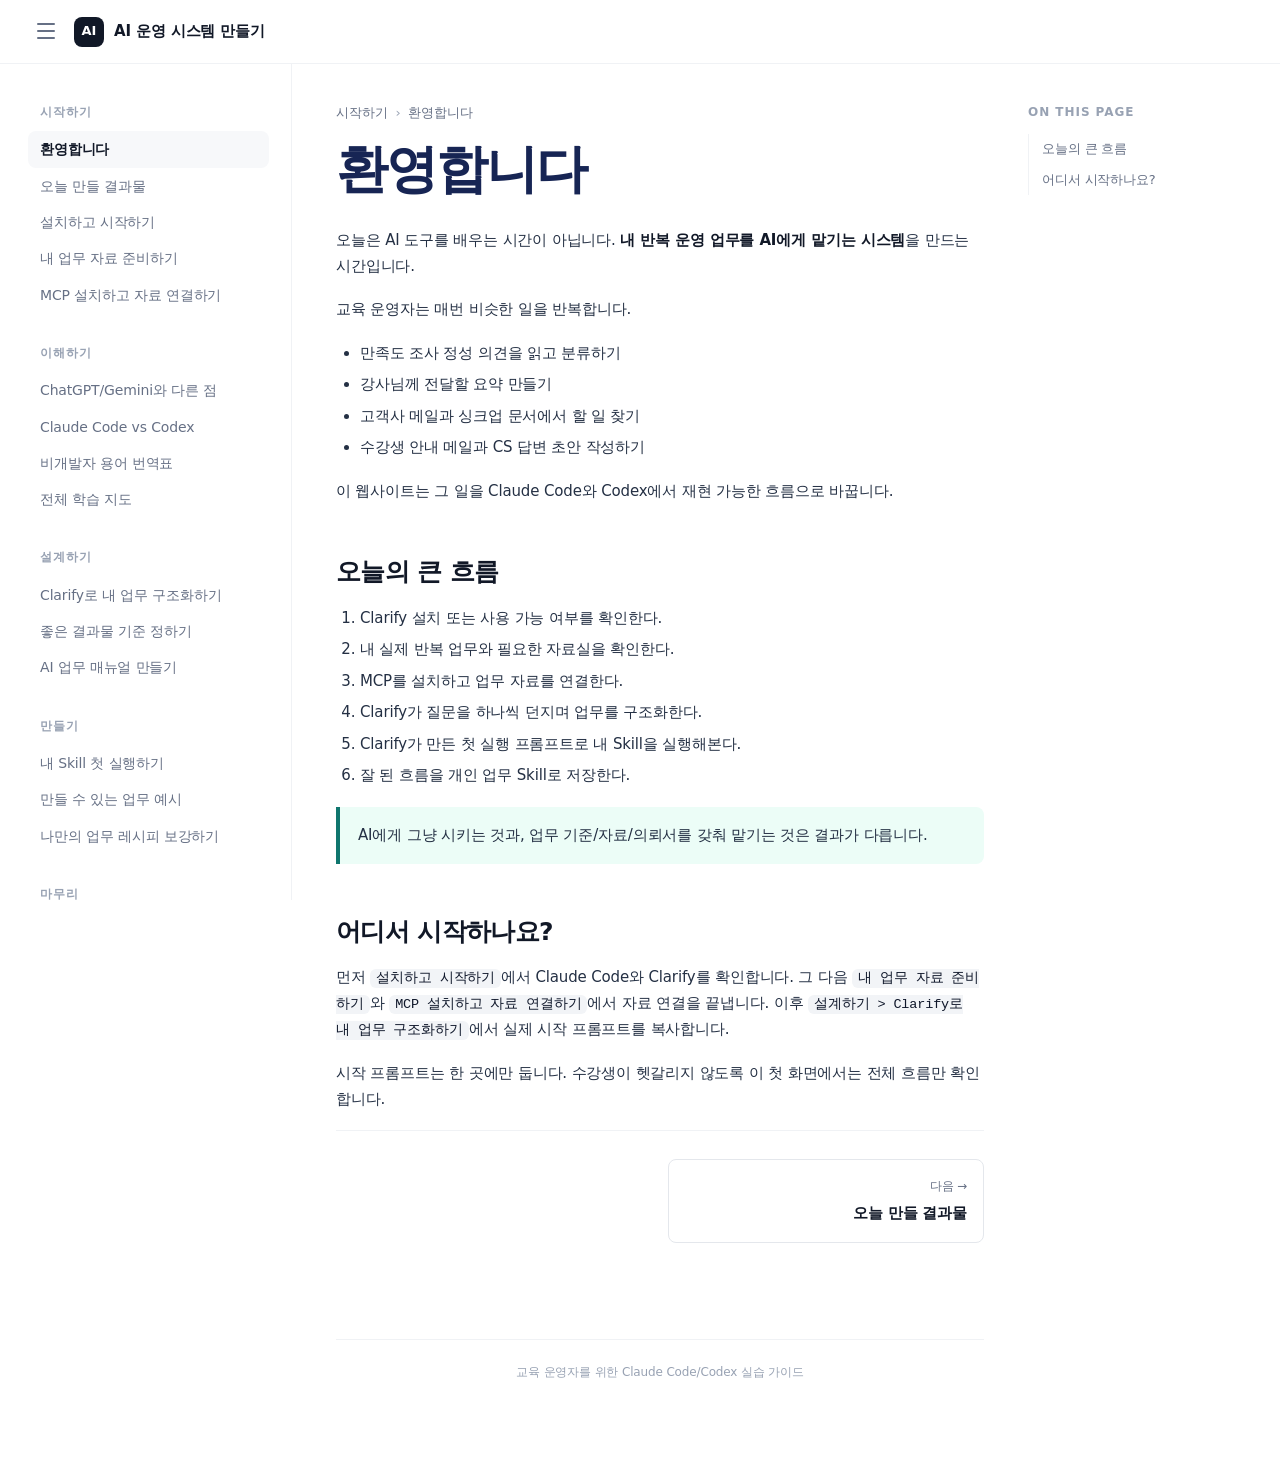
<file: index.html>
<!doctype html>
<html lang="ko">
<head>
  <meta charset="utf-8">
  <meta name="viewport" content="width=device-width, initial-scale=1">
  <title>AI 운영 시스템 만들기</title>
  <script>
    if (localStorage.getItem("edu_ops_sidebar_collapsed") === "1") {
      document.documentElement.classList.add("sidebar-collapsed");
    }
  </script>
  <link rel="stylesheet" href="styles.css?v=2">
</head>
<body>
  <header class="site-header">
    <div class="header-inner">
      <button class="sidebar-toggle" id="sidebar-toggle" type="button" aria-label="목차 접기/펴기">
        <span></span>
        <span></span>
        <span></span>
      </button>
      <a class="brand" href="#">
        <span class="brand-mark" id="brand-mark">E</span>
        <span id="site-title">AI 운영 시스템 만들기</span>
      </a>
    </div>
  </header>

  <div class="layout">
    <aside class="sidebar" id="sidebar"></aside>
    <main class="main">
      <nav class="breadcrumb" id="breadcrumb" aria-label="breadcrumb"></nav>
      <article id="main-content"></article>
      <footer class="site-footer">
        교육 운영자를 위한 Claude Code/Codex 실습 가이드
      </footer>
    </main>
    <aside class="toc" id="toc-wrap">
      <div class="toc-sticky">
        <div class="toc-title">ON THIS PAGE</div>
        <ul class="toc-list" id="toc-list"></ul>
      </div>
    </aside>
  </div>

  <script src="config.js?v=2"></script>
  <script src="app.js?v=2"></script>
</body>
</html>
</file>
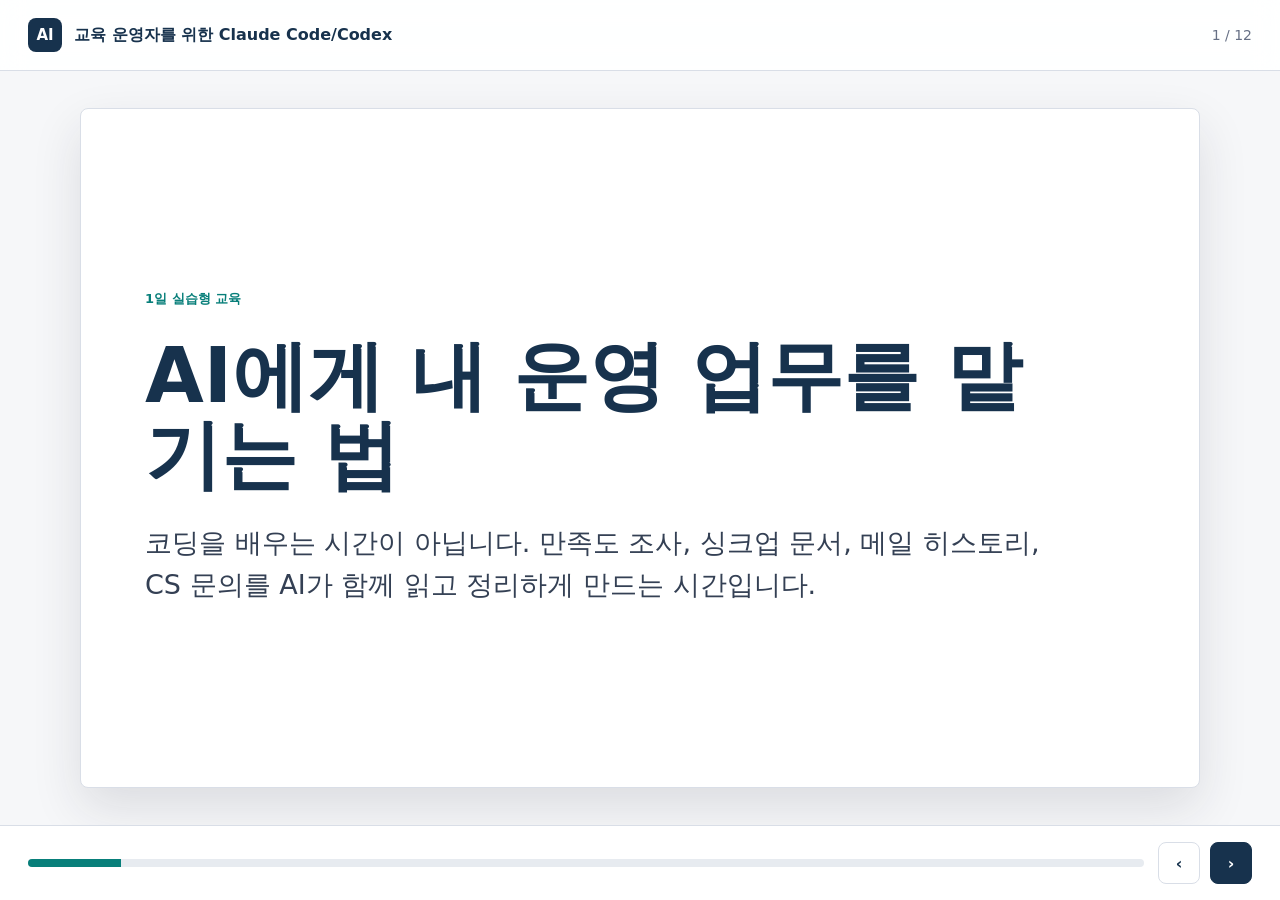
<file: slides/index.html>
<!doctype html>
<html lang="ko">
<head>
  <meta charset="utf-8">
  <meta name="viewport" content="width=device-width, initial-scale=1">
  <title>Claude Code/Codex for Education Operations</title>
  <style>
    :root {
      color-scheme: light;
      --bg: #f6f7f9;
      --panel: #ffffff;
      --text: #1d2430;
      --muted: #667085;
      --line: #d9dee7;
      --navy: #17324d;
      --teal: #087f7a;
      --gold: #b7791f;
      --red: #b42318;
      --blue-soft: #e8f1fb;
      --teal-soft: #e4f7f4;
      --gold-soft: #fff4d9;
      --shadow: 0 20px 50px rgba(29, 36, 48, 0.12);
    }

    * {
      box-sizing: border-box;
    }

    body {
      margin: 0;
      min-height: 100vh;
      background: var(--bg);
      color: var(--text);
      font-family: Inter, "Apple SD Gothic Neo", "Noto Sans KR", system-ui, -apple-system, BlinkMacSystemFont, sans-serif;
      letter-spacing: 0;
    }

    .deck-shell {
      min-height: 100vh;
      display: grid;
      grid-template-rows: auto 1fr auto;
    }

    header {
      display: flex;
      align-items: center;
      justify-content: space-between;
      gap: 24px;
      padding: 18px 28px;
      border-bottom: 1px solid var(--line);
      background: rgba(255, 255, 255, 0.9);
      backdrop-filter: blur(12px);
    }

    .brand {
      display: flex;
      align-items: center;
      gap: 12px;
      min-width: 0;
      font-weight: 800;
      color: var(--navy);
    }

    .brand-mark {
      width: 34px;
      height: 34px;
      display: grid;
      place-items: center;
      border-radius: 8px;
      background: var(--navy);
      color: white;
      font-size: 15px;
      flex: 0 0 auto;
    }

    .brand span:last-child {
      overflow: hidden;
      text-overflow: ellipsis;
      white-space: nowrap;
    }

    .slide-count {
      color: var(--muted);
      font-size: 14px;
      white-space: nowrap;
    }

    main {
      display: grid;
      place-items: center;
      padding: 28px;
    }

    .slide {
      width: min(1120px, 100%);
      min-height: min(680px, calc(100vh - 160px));
      display: none;
      background: var(--panel);
      border: 1px solid var(--line);
      border-radius: 8px;
      box-shadow: var(--shadow);
      padding: clamp(28px, 5vw, 64px);
      overflow: hidden;
    }

    .slide.active {
      display: grid;
      align-content: center;
      gap: 28px;
    }

    .eyebrow {
      color: var(--teal);
      font-weight: 800;
      text-transform: uppercase;
      font-size: 13px;
    }

    h1,
    h2,
    h3,
    p {
      margin: 0;
    }

    h1 {
      max-width: 920px;
      font-size: clamp(42px, 7vw, 76px);
      line-height: 1.04;
      color: var(--navy);
      letter-spacing: 0;
    }

    h2 {
      font-size: clamp(32px, 5vw, 54px);
      line-height: 1.08;
      color: var(--navy);
      letter-spacing: 0;
    }

    h3 {
      font-size: 22px;
      color: var(--navy);
      letter-spacing: 0;
    }

    .lead {
      max-width: 900px;
      font-size: clamp(19px, 2.3vw, 27px);
      line-height: 1.55;
      color: #344054;
    }

    .grid-2,
    .grid-3 {
      display: grid;
      gap: 18px;
    }

    .grid-2 {
      grid-template-columns: repeat(2, minmax(0, 1fr));
    }

    .grid-3 {
      grid-template-columns: repeat(3, minmax(0, 1fr));
    }

    .card {
      border: 1px solid var(--line);
      border-radius: 8px;
      padding: 22px;
      background: #fff;
    }

    .card.teal {
      background: var(--teal-soft);
      border-color: #9bd9d2;
    }

    .card.blue {
      background: var(--blue-soft);
      border-color: #b9d5f1;
    }

    .card.gold {
      background: var(--gold-soft);
      border-color: #ead099;
    }

    .card-title {
      display: flex;
      align-items: center;
      gap: 10px;
      margin-bottom: 12px;
      font-size: 20px;
      font-weight: 800;
      color: var(--navy);
    }

    .badge {
      display: inline-grid;
      place-items: center;
      width: 30px;
      height: 30px;
      border-radius: 8px;
      background: var(--navy);
      color: #fff;
      font-size: 14px;
      font-weight: 900;
      flex: 0 0 auto;
    }

    ul,
    ol {
      margin: 0;
      padding-left: 22px;
      color: #344054;
      line-height: 1.55;
      font-size: 18px;
    }

    li + li {
      margin-top: 8px;
    }

    .workflow {
      display: grid;
      grid-template-columns: repeat(5, minmax(0, 1fr));
      gap: 12px;
      align-items: stretch;
    }

    .step {
      min-height: 146px;
      border: 1px solid var(--line);
      border-radius: 8px;
      padding: 16px;
      background: #fff;
      display: grid;
      align-content: start;
      gap: 10px;
    }

    .step-number {
      width: 30px;
      height: 30px;
      display: grid;
      place-items: center;
      border-radius: 8px;
      background: var(--teal);
      color: white;
      font-weight: 900;
    }

    .step strong {
      color: var(--navy);
      font-size: 18px;
    }

    .step span {
      color: #475467;
      font-size: 15px;
      line-height: 1.45;
    }

    .table {
      display: grid;
      border: 1px solid var(--line);
      border-radius: 8px;
      overflow: hidden;
      background: #fff;
    }

    .row {
      display: grid;
      grid-template-columns: 0.9fr 1.2fr 1.3fr;
    }

    .row > div {
      padding: 16px 18px;
      border-bottom: 1px solid var(--line);
      color: #344054;
      font-size: 17px;
      line-height: 1.45;
    }

    .row > div + div {
      border-left: 1px solid var(--line);
    }

    .row.head > div {
      background: var(--navy);
      color: #fff;
      font-weight: 800;
    }

    .row:last-child > div {
      border-bottom: 0;
    }

    .quote {
      padding: 28px;
      border-left: 7px solid var(--teal);
      background: var(--teal-soft);
      color: var(--navy);
      font-size: clamp(24px, 3vw, 36px);
      line-height: 1.35;
      font-weight: 800;
    }

    .checklist {
      display: grid;
      gap: 12px;
    }

    .check {
      display: grid;
      grid-template-columns: 34px 1fr;
      gap: 12px;
      align-items: start;
      padding: 14px 16px;
      border: 1px solid var(--line);
      border-radius: 8px;
      background: #fff;
      font-size: 18px;
      line-height: 1.45;
      color: #344054;
    }

    .check::before {
      content: "✓";
      width: 28px;
      height: 28px;
      display: grid;
      place-items: center;
      border-radius: 8px;
      background: var(--teal);
      color: white;
      font-weight: 900;
    }

    footer {
      display: flex;
      align-items: center;
      justify-content: space-between;
      gap: 14px;
      padding: 16px 28px;
      border-top: 1px solid var(--line);
      background: #fff;
    }

    .controls {
      display: flex;
      gap: 10px;
    }

    button {
      border: 1px solid var(--line);
      border-radius: 8px;
      background: #fff;
      color: var(--navy);
      min-height: 42px;
      min-width: 42px;
      padding: 0 14px;
      font: inherit;
      font-weight: 800;
      cursor: pointer;
    }

    button.primary {
      background: var(--navy);
      color: #fff;
      border-color: var(--navy);
    }

    .progress {
      flex: 1;
      height: 8px;
      border-radius: 99px;
      background: #e7ebf0;
      overflow: hidden;
    }

    .progress-bar {
      height: 100%;
      width: 0%;
      background: var(--teal);
      transition: width 160ms ease;
    }

    code {
      font-family: "SFMono-Regular", Consolas, monospace;
      background: #eef2f6;
      color: #12324a;
      padding: 2px 6px;
      border-radius: 6px;
      font-size: 0.9em;
    }

    @media (max-width: 860px) {
      header,
      footer {
        padding: 14px 16px;
      }

      main {
        padding: 14px;
      }

      .slide {
        min-height: calc(100vh - 132px);
        padding: 26px;
      }

      .grid-2,
      .grid-3,
      .workflow {
        grid-template-columns: 1fr;
      }

      .row {
        grid-template-columns: 1fr;
      }

      .row > div + div {
        border-left: 0;
      }
    }

    @media print {
      body {
        background: white;
      }

      header,
      footer {
        display: none;
      }

      main {
        display: block;
        padding: 0;
      }

      .slide,
      .slide.active {
        display: grid;
        width: 100%;
        min-height: 100vh;
        border: 0;
        box-shadow: none;
        page-break-after: always;
      }
    }
  </style>
</head>
<body>
  <div class="deck-shell">
    <header>
      <div class="brand">
        <span class="brand-mark">AI</span>
        <span>교육 운영자를 위한 Claude Code/Codex</span>
      </div>
      <div class="slide-count" id="slideCount">1 / 12</div>
    </header>

    <main>
      <section class="slide active">
        <div class="eyebrow">1일 실습형 교육</div>
        <h1>AI에게 내 운영 업무를 맡기는 법</h1>
        <p class="lead">코딩을 배우는 시간이 아닙니다. 만족도 조사, 싱크업 문서, 메일 히스토리, CS 문의를 AI가 함께 읽고 정리하게 만드는 시간입니다.</p>
      </section>

      <section class="slide">
        <div class="eyebrow">핵심 메시지</div>
        <h2>아이디어는 Claude Code, 정해진 업무 처리는 Codex</h2>
        <div class="grid-2">
          <div class="card teal">
            <div class="card-title"><span class="badge">C</span>Claude Code</div>
            <ul>
              <li>서비스 기획, 아이데이션, 사용자 여정 정리</li>
              <li>운영 개선 아이디어와 말투 다듬기</li>
              <li>회의실에서 같이 생각하는 기획 파트너</li>
            </ul>
          </div>
          <div class="card blue">
            <div class="card-title"><span class="badge">X</span>Codex</div>
            <ul>
              <li>이미 명확한 업무 처리와 자동화</li>
              <li>여러 파일을 읽어 정해진 양식으로 정리</li>
              <li>자료 폴더와 결과물을 만드는 제작 담당자</li>
            </ul>
          </div>
        </div>
      </section>

      <section class="slide">
        <div class="eyebrow">ChatGPT/Gemini와 다른 점</div>
        <h2>대화창 AI에서 작업공간 AI로</h2>
        <div class="table">
          <div class="row head">
            <div>구분</div>
            <div>ChatGPT/Gemini</div>
            <div>Claude Code/Codex</div>
          </div>
          <div class="row">
            <div>비유</div>
            <div>질문에 답하는 상담창</div>
            <div>내 폴더를 같이 보는 업무 파트너</div>
          </div>
          <div class="row">
            <div>잘하는 일</div>
            <div>빠른 설명, 초안, 아이디어</div>
            <div>여러 자료 읽기, 정리, 결과물 만들기</div>
          </div>
          <div class="row">
            <div>교육 운영 예시</div>
            <div>메일 문구 하나 고치기</div>
            <div>설문, 메일, 싱크업 문서를 묶어 리포트 만들기</div>
          </div>
        </div>
      </section>

      <section class="slide">
        <div class="eyebrow">AI 업무 매뉴얼</div>
        <h2><code>CLAUDE.md</code>와 <code>AGENTS.md</code>는 반복 설명을 줄이는 문서</h2>
        <div class="grid-2">
          <div class="card">
            <div class="card-title"><span class="badge">1</span>넣을 내용</div>
            <ul>
              <li>만족도 의견 분류 기준</li>
              <li>운영진 의견의 말투</li>
              <li>개인정보 제거 원칙</li>
              <li>메일 초안 검토 표시</li>
            </ul>
          </div>
          <div class="card">
            <div class="card-title"><span class="badge">2</span>넣지 않을 내용</div>
            <ul>
              <li>고객 실명과 민감한 내부 사정</li>
              <li>한 번만 쓰는 임시 지시</li>
              <li>결과를 과장하라는 지시</li>
              <li>발송 전 검토를 생략하는 규칙</li>
            </ul>
          </div>
        </div>
      </section>

      <section class="slide">
        <div class="eyebrow">4. MCP</div>
        <h2>MCP는 AI가 자료를 찾으러 가는 길</h2>
        <p class="lead">Slack, Drive, Gmail, Notion 같은 업무 자료실로 이어지는 연결 통로입니다. 연결이 어려운 회사 환경에서는 export 파일을 <code>practice/private-data/</code>에 넣어 같은 방식으로 실습합니다.</p>
        <div class="workflow">
          <div class="step"><div class="step-number">1</div><strong>자료 위치 확인</strong><span>설문, 메일, 싱크업 문서가 어디 있는지 본다.</span></div>
          <div class="step"><div class="step-number">2</div><strong>연결 가능 여부</strong><span>MCP 연결 또는 파일 export 중 하나를 고른다.</span></div>
          <div class="step"><div class="step-number">3</div><strong>AI가 읽기</strong><span>자료를 함께 볼 수 있게 한다.</span></div>
          <div class="step"><div class="step-number">4</div><strong>정리 요청</strong><span>어떤 결과물이 필요한지 말한다.</span></div>
          <div class="step"><div class="step-number">5</div><strong>검토</strong><span>민감정보와 사실 왜곡을 확인한다.</span></div>
        </div>
      </section>

      <section class="slide">
        <div class="eyebrow">5. Clarify</div>
        <h2>Clarify는 AI에게 맡길 일을 정확히 적는 의뢰서</h2>
        <div class="quote">“만족도 리포트 정리해줘”를 “무엇을, 어떤 기준으로, 어떤 말투로, 어디까지 정리할지”로 바꿉니다.</div>
        <div class="grid-3">
          <div class="card"><div class="card-title">목표</div><p>왜 이 결과물이 필요한가</p></div>
          <div class="card"><div class="card-title">입력 자료</div><p>어떤 파일과 히스토리를 볼 것인가</p></div>
          <div class="card"><div class="card-title">결과물</div><p>리포트, 할 일 목록, 메일 초안 중 무엇인가</p></div>
        </div>
      </section>

      <section class="slide">
        <div class="eyebrow">6. Lab 1</div>
        <h2>만족도 조사 정성 의견 리포팅</h2>
        <div class="checklist">
          <div class="check">Clarify로 만든 의뢰서를 바탕으로 설문 의견을 분류합니다.</div>
          <div class="check">카테고리별 개수, 대표 의견, 긍정/개선 포인트를 정리합니다.</div>
          <div class="check">운영진 제안 의견과 강사용 리포팅 요약을 작성합니다.</div>
          <div class="check">수강생은 좋은 요청서가 결과물 품질을 바꾸는 경험을 합니다.</div>
        </div>
      </section>

      <section class="slide">
        <div class="eyebrow">7. Lab 2</div>
        <h2>싱크업/메일 히스토리 기반 기업별 할 일 정리</h2>
        <div class="grid-2">
          <div class="card gold">
            <div class="card-title">입력 자료</div>
            <ul>
              <li>고객사 메일 히스토리</li>
              <li>싱크업 회의 메모</li>
              <li>운영 내부 메모</li>
              <li>CS 문의 기록</li>
            </ul>
          </div>
          <div class="card teal">
            <div class="card-title">결과물</div>
            <ul>
              <li>기업별 할 일 목록</li>
              <li>확인 필요 사항</li>
              <li>첫 회신 메일 초안</li>
              <li>담당자별 다음 액션</li>
            </ul>
          </div>
        </div>
      </section>

      <section class="slide">
        <div class="eyebrow">8. Skill</div>
        <h2>Skill은 잘 된 의뢰서를 저장한 업무 레시피</h2>
        <p class="lead">6번 또는 7번에서 성공한 업무 흐름을 다시 쓸 수 있게 저장합니다. 매번 긴 요청문을 새로 쓰지 않고, 내 업무 레시피로 꺼내 쓰는 것이 목표입니다.</p>
        <div class="grid-2">
          <div class="card">
            <div class="card-title">스킬 후보</div>
            <ul>
              <li>만족도 리포터</li>
              <li>기업별 투두 정리기</li>
              <li>수강생 안내 메일 작성기</li>
              <li>CS 답변 초안기</li>
            </ul>
          </div>
          <div class="card">
            <div class="card-title">재료</div>
            <ul>
              <li>Clarify 결과물</li>
              <li>반복 업무 순서</li>
              <li>주의사항과 금지사항</li>
              <li>원하는 출력 양식</li>
            </ul>
          </div>
        </div>
      </section>

      <section class="slide">
        <div class="eyebrow">실습 흐름</div>
        <h2>자료 연결 → 요청 정리 → 업무 처리 → 업무 레시피화</h2>
        <div class="workflow">
          <div class="step"><div class="step-number">4</div><strong>MCP</strong><span>AI가 자료를 찾으러 가는 길을 이해한다.</span></div>
          <div class="step"><div class="step-number">5</div><strong>Clarify</strong><span>AI에게 맡길 일을 의뢰서로 바꾼다.</span></div>
          <div class="step"><div class="step-number">6</div><strong>Lab 1</strong><span>만족도 정성 의견을 리포트로 만든다.</span></div>
          <div class="step"><div class="step-number">7</div><strong>Lab 2</strong><span>기업별 할 일과 메일 초안을 만든다.</span></div>
          <div class="step"><div class="step-number">8</div><strong>Skill</strong><span>성공한 흐름을 업무 레시피로 저장한다.</span></div>
        </div>
      </section>

      <section class="slide">
        <div class="eyebrow">최종 성취물</div>
        <h2>오늘 끝나면 네 가지가 남습니다</h2>
        <div class="grid-2">
          <div class="card"><div class="card-title"><span class="badge">1</span>만족도 요약</div><p>카테고리별 개수와 운영진 제안 의견이 있는 리포트</p></div>
          <div class="card"><div class="card-title"><span class="badge">2</span>기업별 할 일</div><p>싱크업/메일 기반 투두와 확인 필요 사항</p></div>
          <div class="card"><div class="card-title"><span class="badge">3</span>메일 초안</div><p>첫 회신 또는 안내 메일 검토용 초안</p></div>
          <div class="card"><div class="card-title"><span class="badge">4</span>업무 레시피</div><p>다음에 다시 쓸 개인용 Skill 초안</p></div>
        </div>
      </section>

      <section class="slide">
        <div class="eyebrow">운영 원칙</div>
        <h2>AI가 처리해도, 최종 책임은 운영자가 잡습니다</h2>
        <div class="checklist">
          <div class="check">개인정보와 고객 민감정보는 결과물에서 제거합니다.</div>
          <div class="check">정성 의견은 새로 지어내지 않고, 실제 의견만 요약합니다.</div>
          <div class="check">메일 초안은 바로 발송하지 않고 검토용으로 표시합니다.</div>
          <div class="check">카테고리 기준과 말투 기준은 AI 업무 매뉴얼에 남깁니다.</div>
        </div>
      </section>
    </main>

    <footer>
      <div class="progress" aria-label="slide progress"><div class="progress-bar" id="progressBar"></div></div>
      <div class="controls">
        <button id="prevBtn" aria-label="previous slide">‹</button>
        <button id="nextBtn" class="primary" aria-label="next slide">›</button>
      </div>
    </footer>
  </div>

  <script>
    const slides = Array.from(document.querySelectorAll(".slide"));
    const slideCount = document.getElementById("slideCount");
    const progressBar = document.getElementById("progressBar");
    const prevBtn = document.getElementById("prevBtn");
    const nextBtn = document.getElementById("nextBtn");
    let current = 0;

    function render() {
      slides.forEach((slide, index) => {
        slide.classList.toggle("active", index === current);
      });
      slideCount.textContent = `${current + 1} / ${slides.length}`;
      progressBar.style.width = `${((current + 1) / slides.length) * 100}%`;
      prevBtn.disabled = current === 0;
      nextBtn.disabled = current === slides.length - 1;
    }

    function move(delta) {
      current = Math.max(0, Math.min(slides.length - 1, current + delta));
      render();
    }

    prevBtn.addEventListener("click", () => move(-1));
    nextBtn.addEventListener("click", () => move(1));
    document.addEventListener("keydown", (event) => {
      if (event.key === "ArrowRight" || event.key === " ") move(1);
      if (event.key === "ArrowLeft") move(-1);
    });
    render();
  </script>
</body>
</html>
</file>
<file: styles.css>
* {
  box-sizing: border-box;
  margin: 0;
  padding: 0;
}

:root {
  --bg: #ffffff;
  --bg-soft: #f7f8fa;
  --text: #111827;
  --muted: #667085;
  --subtle: #98a2b3;
  --line: #e4e7ec;
  --line-soft: #f0f2f5;
  --accent: #0f766e;
  --accent-bg: #ecfdf7;
  --navy: #172554;
  --warning-bg: #fffbeb;
  --warning-line: #f6d365;
  --radius: 8px;
  --sidebar-w: 264px;
  --toc-w: 224px;
  --container: 1320px;
}

html {
  scroll-behavior: smooth;
}

body {
  min-height: 100vh;
  background: var(--bg);
  color: var(--text);
  font-family: "Pretendard Variable", Pretendard, "Apple SD Gothic Neo", system-ui, sans-serif;
  font-size: 15px;
  line-height: 1.7;
  letter-spacing: -0.01em;
  -webkit-font-smoothing: antialiased;
}

.site-header {
  position: sticky;
  top: 0;
  z-index: 50;
  height: 64px;
  background: rgba(255, 255, 255, 0.88);
  border-bottom: 1px solid var(--line-soft);
  backdrop-filter: blur(14px);
}

.header-inner {
  max-width: var(--container);
  height: 100%;
  margin: 0 auto;
  padding: 0 28px;
  display: flex;
  align-items: center;
  gap: 10px;
}

.brand {
  display: inline-flex;
  align-items: center;
  gap: 10px;
  color: var(--text);
  text-decoration: none;
  font-weight: 700;
}

.brand-mark {
  width: 30px;
  height: 30px;
  display: inline-grid;
  place-items: center;
  border-radius: 8px;
  background: var(--text);
  color: white;
  font-size: 13px;
  font-weight: 800;
  letter-spacing: 0;
}

.sidebar-toggle {
  display: grid;
  gap: 4px;
  width: 36px;
  height: 36px;
  padding: 9px;
  border: 0;
  border-radius: 8px;
  background: transparent;
  cursor: pointer;
}

.sidebar-toggle:hover {
  background: var(--bg-soft);
}

.sidebar-toggle span {
  display: block;
  height: 2px;
  border-radius: 99px;
  background: var(--muted);
}

.layout {
  max-width: var(--container);
  min-height: calc(100vh - 64px);
  margin: 0 auto;
  padding: 0 28px;
  display: grid;
  grid-template-columns: var(--sidebar-w) minmax(0, 1fr) var(--toc-w);
  gap: 44px;
}

.sidebar {
  position: sticky;
  top: 64px;
  align-self: start;
  max-height: calc(100vh - 64px);
  overflow-y: auto;
  padding: 38px 22px 48px 0;
  border-right: 1px solid var(--line-soft);
}

.sidebar-section + .sidebar-section {
  margin-top: 30px;
}

.sidebar-title {
  margin-bottom: 9px;
  padding: 0 12px;
  color: var(--subtle);
  font-size: 12px;
  font-weight: 800;
  letter-spacing: 0.08em;
  text-transform: uppercase;
}

.sidebar-link {
  display: block;
  padding: 8px 12px;
  border-radius: 8px;
  color: var(--muted);
  text-decoration: none;
  font-size: 14px;
  line-height: 1.45;
}

.sidebar-link:hover,
.sidebar-link.active {
  background: var(--bg-soft);
  color: var(--text);
}

.sidebar-link.active {
  font-weight: 700;
}

.main {
  min-width: 0;
  padding: 38px 0 96px;
}

.breadcrumb {
  display: flex;
  align-items: center;
  gap: 8px;
  margin-bottom: 16px;
  color: var(--muted);
  font-size: 13px;
}

.breadcrumb-sep {
  color: var(--subtle);
}

#main-content {
  animation: fade-in 0.22s ease-out;
}

@keyframes fade-in {
  from {
    opacity: 0;
    transform: translateY(4px);
  }
  to {
    opacity: 1;
    transform: translateY(0);
  }
}

#main-content > * + * {
  margin-top: 18px;
}

#main-content h1 {
  margin-bottom: 30px;
  color: var(--navy);
  font-size: clamp(34px, 5vw, 52px);
  line-height: 1.12;
  letter-spacing: -0.04em;
}

#main-content h2 {
  margin-top: 52px !important;
  margin-bottom: 14px;
  scroll-margin-top: 92px;
  color: var(--text);
  font-size: 25px;
  line-height: 1.25;
  letter-spacing: -0.025em;
}

#main-content h3 {
  margin-top: 32px !important;
  margin-bottom: 8px;
  scroll-margin-top: 92px;
  font-size: 18px;
  line-height: 1.35;
}

#main-content p,
#main-content li {
  color: #243044;
}

#main-content ul,
#main-content ol {
  padding-left: 24px;
}

#main-content li {
  margin: 6px 0;
}

#main-content strong {
  color: var(--text);
  font-weight: 800;
}

#main-content a {
  color: var(--accent);
  text-decoration-thickness: 1px;
  text-underline-offset: 3px;
}

#main-content code {
  padding: 2px 6px;
  border-radius: 6px;
  background: #f2f4f7;
  color: #0f172a;
  font-family: "SFMono-Regular", Consolas, monospace;
  font-size: 0.9em;
}

#main-content pre {
  position: relative;
  overflow-x: auto;
  padding: 18px 64px 18px 18px;
  border: 1px solid var(--line);
  border-radius: var(--radius);
  background: #f8fafc;
}

#main-content pre code {
  padding: 0;
  background: transparent;
  font-size: 13px;
  line-height: 1.65;
}

.copy-btn {
  position: absolute;
  top: 10px;
  right: 10px;
  padding: 5px 10px;
  border: 1px solid var(--line);
  border-radius: 7px;
  background: white;
  color: var(--muted);
  font: inherit;
  font-size: 12px;
  cursor: pointer;
}

.copy-btn:hover,
.copy-btn.copied {
  border-color: var(--accent);
  color: var(--accent);
}

#main-content blockquote {
  padding: 16px 18px;
  border-left: 4px solid var(--accent);
  border-radius: 0 var(--radius) var(--radius) 0;
  background: var(--accent-bg);
}

#main-content table {
  width: 100%;
  border-collapse: collapse;
  font-size: 14px;
}

#main-content th,
#main-content td {
  padding: 10px 12px;
  border: 1px solid var(--line);
  text-align: left;
  vertical-align: top;
}

#main-content th {
  background: var(--bg-soft);
  color: var(--text);
}

#main-content hr {
  border: 0;
  border-top: 1px solid var(--line);
  margin: 40px 0;
}

.toc {
  padding: 38px 0 48px;
}

.toc-sticky {
  position: sticky;
  top: 92px;
}

.toc-title {
  margin-bottom: 12px;
  color: var(--subtle);
  font-size: 12px;
  font-weight: 800;
  letter-spacing: 0.08em;
}

.toc-list {
  list-style: none;
  border-left: 1px solid var(--line-soft);
}

.toc-list a {
  display: block;
  margin-left: -1px;
  padding: 6px 12px;
  border-left: 2px solid transparent;
  color: var(--muted);
  text-decoration: none;
  font-size: 13px;
  line-height: 1.4;
}

.toc-list .h3 a {
  padding-left: 24px;
  font-size: 12px;
}

.toc-list a:hover,
.toc-list a.active {
  color: var(--text);
  border-left-color: var(--accent);
}

.page-footer {
  display: grid;
  grid-template-columns: 1fr 1fr;
  gap: 16px;
  margin-top: 76px;
  padding-top: 28px;
  border-top: 1px solid var(--line-soft);
}

.page-nav {
  display: block;
  padding: 16px;
  border: 1px solid var(--line);
  border-radius: var(--radius);
  color: var(--text);
  text-decoration: none;
}

.page-nav:hover {
  border-color: var(--accent);
}

.page-nav span {
  display: block;
  margin-bottom: 4px;
  color: var(--muted);
  font-size: 12px;
}

.page-nav.next {
  text-align: right;
}

.site-footer {
  margin-top: 96px;
  padding-top: 22px;
  border-top: 1px solid var(--line-soft);
  color: var(--subtle);
  text-align: center;
  font-size: 12px;
}

.loading-state,
.error-state {
  padding: 32px;
  border: 1px solid var(--line);
  border-radius: var(--radius);
  background: var(--bg-soft);
}

.error-state h1 {
  margin-bottom: 14px !important;
  font-size: 28px !important;
}

html.sidebar-collapsed .layout {
  grid-template-columns: minmax(0, 1fr) var(--toc-w);
}

html.sidebar-collapsed .sidebar {
  position: fixed;
  top: 64px;
  left: 0;
  z-index: 40;
  width: var(--sidebar-w);
  height: calc(100vh - 64px);
  max-height: none;
  padding-left: 24px;
  background: white;
  box-shadow: 0 12px 30px rgba(15, 23, 42, 0.12);
  transform: translateX(calc(-100% + 24px));
  transition: transform 0.18s ease;
}

html.sidebar-collapsed .sidebar:hover {
  transform: translateX(0);
}

@media (max-width: 1100px) {
  .layout {
    grid-template-columns: var(--sidebar-w) minmax(0, 1fr);
  }

  .toc {
    display: none;
  }

  html.sidebar-collapsed .layout {
    grid-template-columns: minmax(0, 1fr);
  }
}

@media (max-width: 760px) {
  .header-inner,
  .layout {
    padding-left: 18px;
    padding-right: 18px;
  }

  .layout {
    display: block;
  }

  .sidebar {
    position: static;
    max-height: none;
    padding: 22px 0;
    border-right: 0;
    border-bottom: 1px solid var(--line-soft);
  }

  .main {
    padding-top: 24px;
  }

  .page-footer {
    grid-template-columns: 1fr;
  }

  .brand span:last-child {
    max-width: 220px;
    overflow: hidden;
    text-overflow: ellipsis;
    white-space: nowrap;
  }
}
</file>
